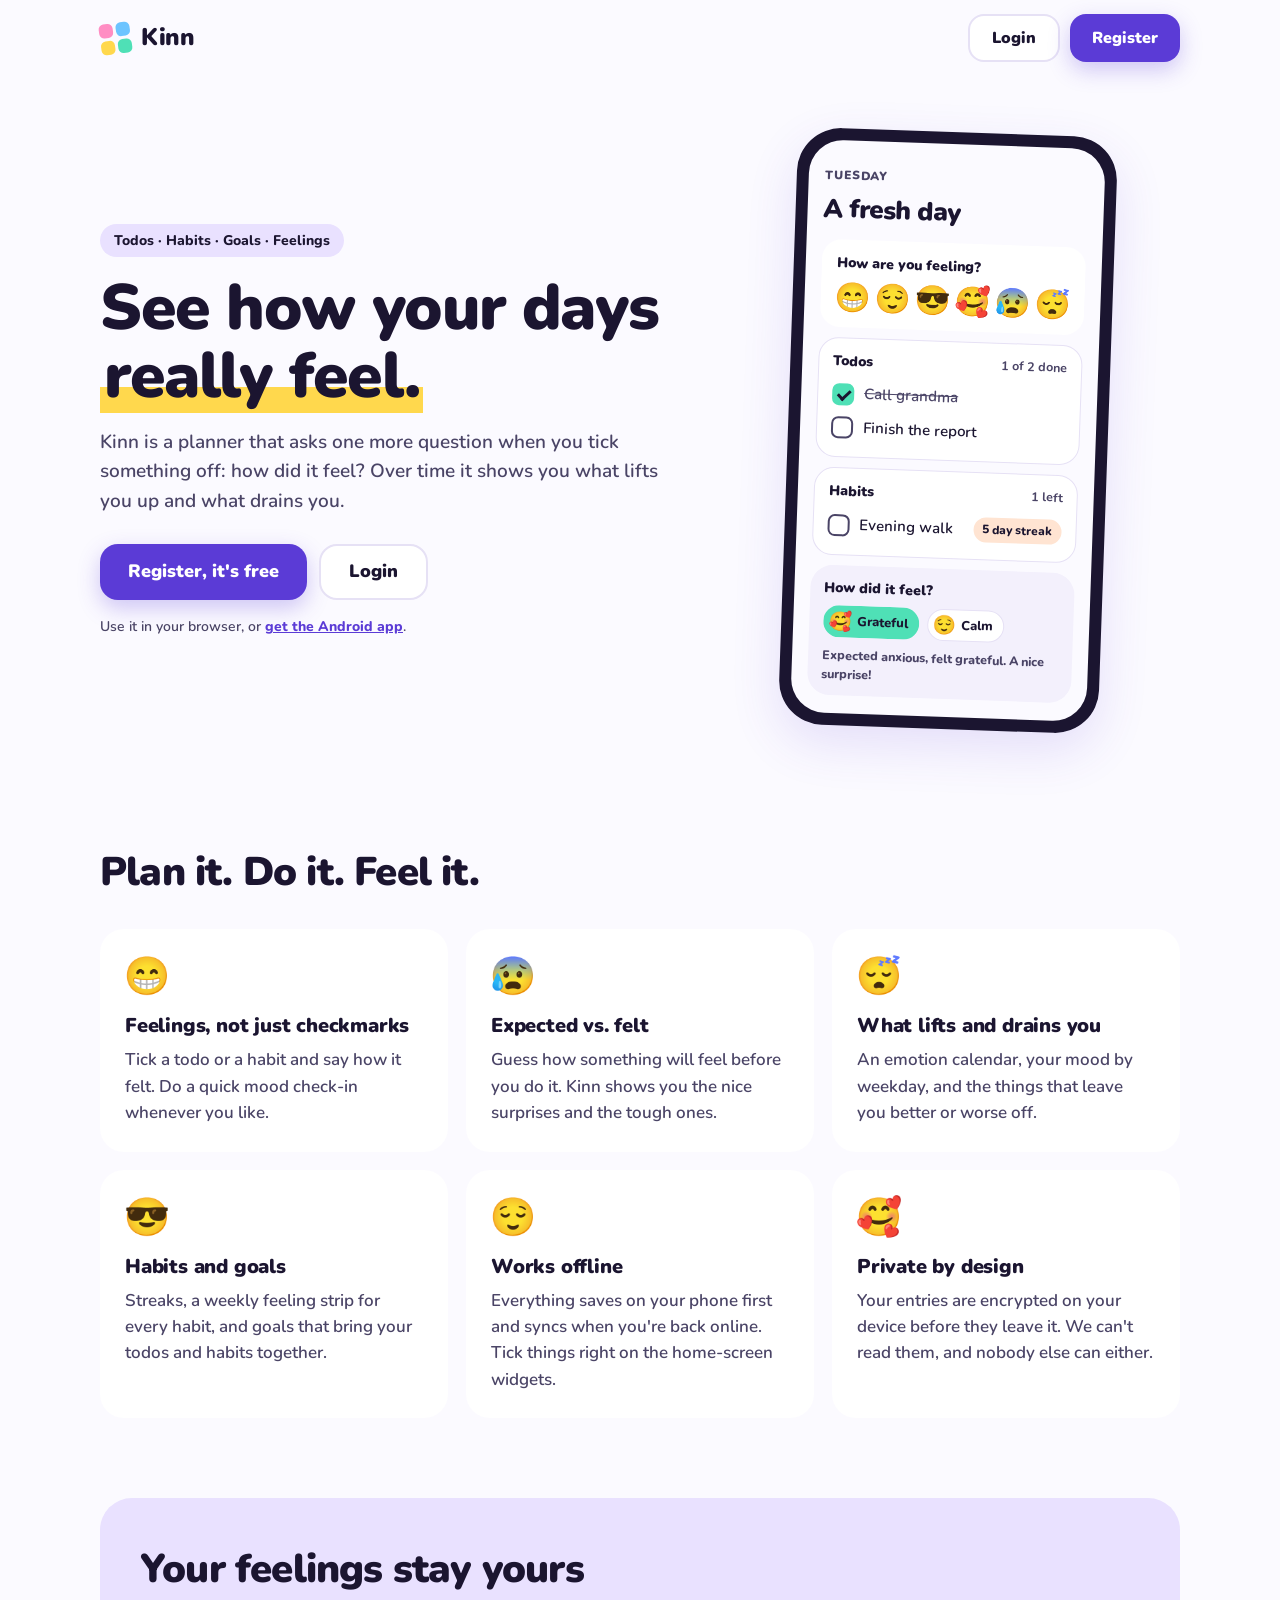
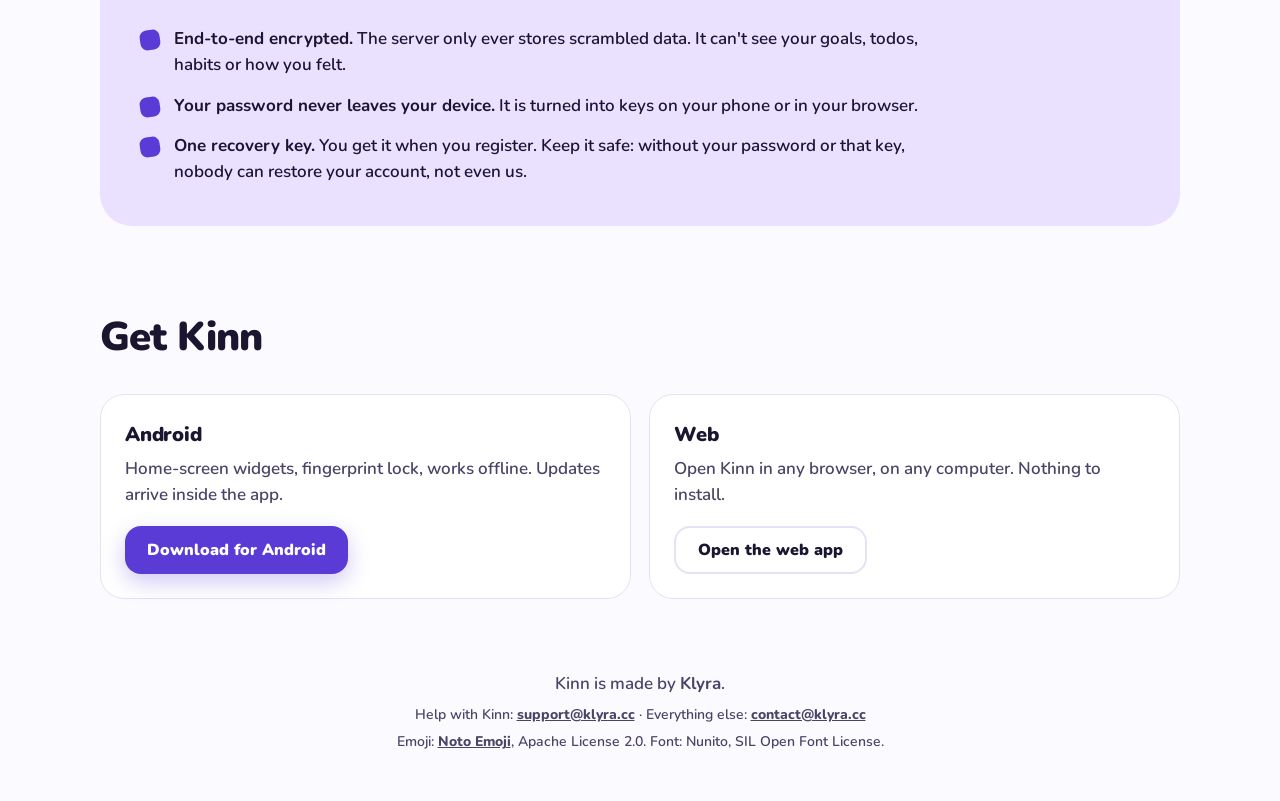
<file: index.html>
<!DOCTYPE html>
<html lang="en">
<head>
  <meta charset="UTF-8">
  <meta name="viewport" content="width=device-width, initial-scale=1.0">
  <!-- Static page: no inline code, nothing loaded from other sites. -->
  <meta http-equiv="Content-Security-Policy" content="default-src 'none'; script-src 'self'; style-src 'self'; font-src 'self'; img-src 'self'; base-uri 'none'; form-action 'none'">
  <meta name="referrer" content="strict-origin-when-cross-origin">
  <title>Kinn: see how your days really feel</title>
  <meta name="description" content="Kinn is a private planner for todos, habits and goals that shows how they make you feel. End-to-end encrypted, works offline, on Android and the web.">
  <meta name="theme-color" content="#FBFAFF" media="(prefers-color-scheme: light)">
  <meta name="theme-color" content="#13101F" media="(prefers-color-scheme: dark)">
  <meta property="og:title" content="Kinn">
  <meta property="og:description" content="See how your todos, habits and goals make you feel. Private by design.">
  <meta property="og:image" content="https://kinn.klyra.cc/app/icons/Icon-512.png">
  <link rel="icon" type="image/png" href="/app/favicon.png">
  <link rel="apple-touch-icon" href="/app/icons/Icon-192.png">
  <link rel="preload" href="/landing/Nunito.ttf" as="font" type="font/ttf" crossorigin>
  <link rel="stylesheet" href="/landing/style.css">
  <!-- Old links (sign-up emails, bookmarks) pointed at the app here: send them on to /app/. -->
  <script src="/landing/redirect.js"></script>
</head>
<body>
<a class="skip" href="#main">Skip to content</a>

<header class="top">
  <a class="brand" href="/" aria-label="Kinn home">
    <span class="logo" aria-hidden="true"><i class="c-bubblegum"></i><i class="c-sky"></i><i class="c-lemon"></i><i class="c-mint"></i></span>
    Kinn
  </a>
  <nav class="auth" aria-label="Account">
    <a class="btn ghost" href="/app/#/sign-in">Login</a>
    <a class="btn primary" href="/app/#/sign-in?mode=create">Register</a>
  </nav>
</header>

<main id="main">
  <section class="hero">
    <div class="hero-text">
      <p class="pill">Todos · Habits · Goals · Feelings</p>
      <h1>See how your days <span class="hl">really feel.</span></h1>
      <p class="lead">Kinn is a planner that asks one more question when you tick something off: how did it feel? Over time it shows you what lifts you up and what drains you.</p>
      <div class="cta">
        <a class="btn primary big" href="/app/#/sign-in?mode=create">Register, it's free</a>
        <a class="btn ghost big" href="/app/#/sign-in">Login</a>
      </div>
      <p class="small">Use it in your browser, or <a href="/android/">get the Android app</a>.</p>
    </div>

    <div class="phone" aria-hidden="true">
      <div class="screen">
        <p class="p-over">TUESDAY</p>
        <p class="p-title">A fresh day</p>
        <div class="p-card c-tint-lilac">
          <p class="p-label">How are you feeling?</p>
          <div class="moods">
            <img src="/landing/emoji/joyful.png" alt=""><img src="/landing/emoji/calm.png" alt="">
            <img src="/landing/emoji/proud.png" alt=""><img src="/landing/emoji/grateful.png" alt="">
            <img src="/landing/emoji/anxious.png" alt=""><img src="/landing/emoji/drained.png" alt="">
          </div>
        </div>
        <div class="p-card">
          <p class="p-label">Todos <span>1 of 2 done</span></p>
          <p class="row done"><b class="box on"></b>Call grandma</p>
          <p class="row"><b class="box"></b>Finish the report</p>
        </div>
        <div class="p-card">
          <p class="p-label">Habits <span>1 left</span></p>
          <p class="row"><b class="box"></b>Evening walk <em class="streak c-tint-peach">5 day streak</em></p>
        </div>
        <div class="p-sheet">
          <p class="p-label">How did it feel?</p>
          <div class="chips">
            <span class="chip c-mint"><img src="/landing/emoji/grateful.png" alt="">Grateful</span>
            <span class="chip"><img src="/landing/emoji/calm.png" alt="">Calm</span>
          </div>
          <p class="surprise">Expected anxious, felt grateful. A nice surprise!</p>
        </div>
      </div>
    </div>
  </section>

  <section class="features" aria-labelledby="f-title">
    <h2 id="f-title">Plan it. Do it. Feel it.</h2>
    <div class="grid">
      <article class="card c-tint-bubblegum">
        <img src="/landing/emoji/joyful.png" alt="">
        <h3>Feelings, not just checkmarks</h3>
        <p>Tick a todo or a habit and say how it felt. Do a quick mood check-in whenever you like.</p>
      </article>
      <article class="card c-tint-sky">
        <img src="/landing/emoji/anxious.png" alt="">
        <h3>Expected vs. felt</h3>
        <p>Guess how something will feel before you do it. Kinn shows you the nice surprises and the tough ones.</p>
      </article>
      <article class="card c-tint-lemon">
        <img src="/landing/emoji/drained.png" alt="">
        <h3>What lifts and drains you</h3>
        <p>An emotion calendar, your mood by weekday, and the things that leave you better or worse off.</p>
      </article>
      <article class="card c-tint-mint">
        <img src="/landing/emoji/proud.png" alt="">
        <h3>Habits and goals</h3>
        <p>Streaks, a weekly feeling strip for every habit, and goals that bring your todos and habits together.</p>
      </article>
      <article class="card c-tint-peach">
        <img src="/landing/emoji/calm.png" alt="">
        <h3>Works offline</h3>
        <p>Everything saves on your phone first and syncs when you're back online. Tick things right on the home-screen widgets.</p>
      </article>
      <article class="card c-tint-lilac">
        <img src="/landing/emoji/grateful.png" alt="">
        <h3>Private by design</h3>
        <p>Your entries are encrypted on your device before they leave it. We can't read them, and nobody else can either.</p>
      </article>
    </div>
  </section>

  <section class="privacy c-tint-lilac" aria-labelledby="p-title">
    <h2 id="p-title">Your feelings stay yours</h2>
    <ul>
      <li><b>End-to-end encrypted.</b> The server only ever stores scrambled data. It can't see your goals, todos, habits or how you felt.</li>
      <li><b>Your password never leaves your device.</b> It is turned into keys on your phone or in your browser.</li>
      <li><b>One recovery key.</b> You get it when you register. Keep it safe: without your password or that key, nobody can restore your account, not even us.</li>
    </ul>
  </section>

  <section class="get" aria-labelledby="g-title">
    <h2 id="g-title">Get Kinn</h2>
    <div class="grid two">
      <article class="card">
        <h3>Android</h3>
        <p>Home-screen widgets, fingerprint lock, works offline. Updates arrive inside the app.</p>
        <a class="btn primary" href="/android/">Download for Android</a>
      </article>
      <article class="card">
        <h3>Web</h3>
        <p>Open Kinn in any browser, on any computer. Nothing to install.</p>
        <a class="btn ghost" href="/app/#/sign-in">Open the web app</a>
      </article>
    </div>
  </section>
</main>

<footer class="foot">
  <p>Kinn is made by <b>Klyra</b>.</p>
  <p class="small">Help with Kinn: <a href="mailto:support@klyra.cc">support@klyra.cc</a> · Everything else: <a href="mailto:contact@klyra.cc">contact@klyra.cc</a></p>
  <p class="small">Emoji: <a href="https://github.com/googlefonts/noto-emoji">Noto Emoji</a>, Apache License 2.0. Font: Nunito, SIL Open Font License.</p>
</footer>
</body>
</html>
</file>
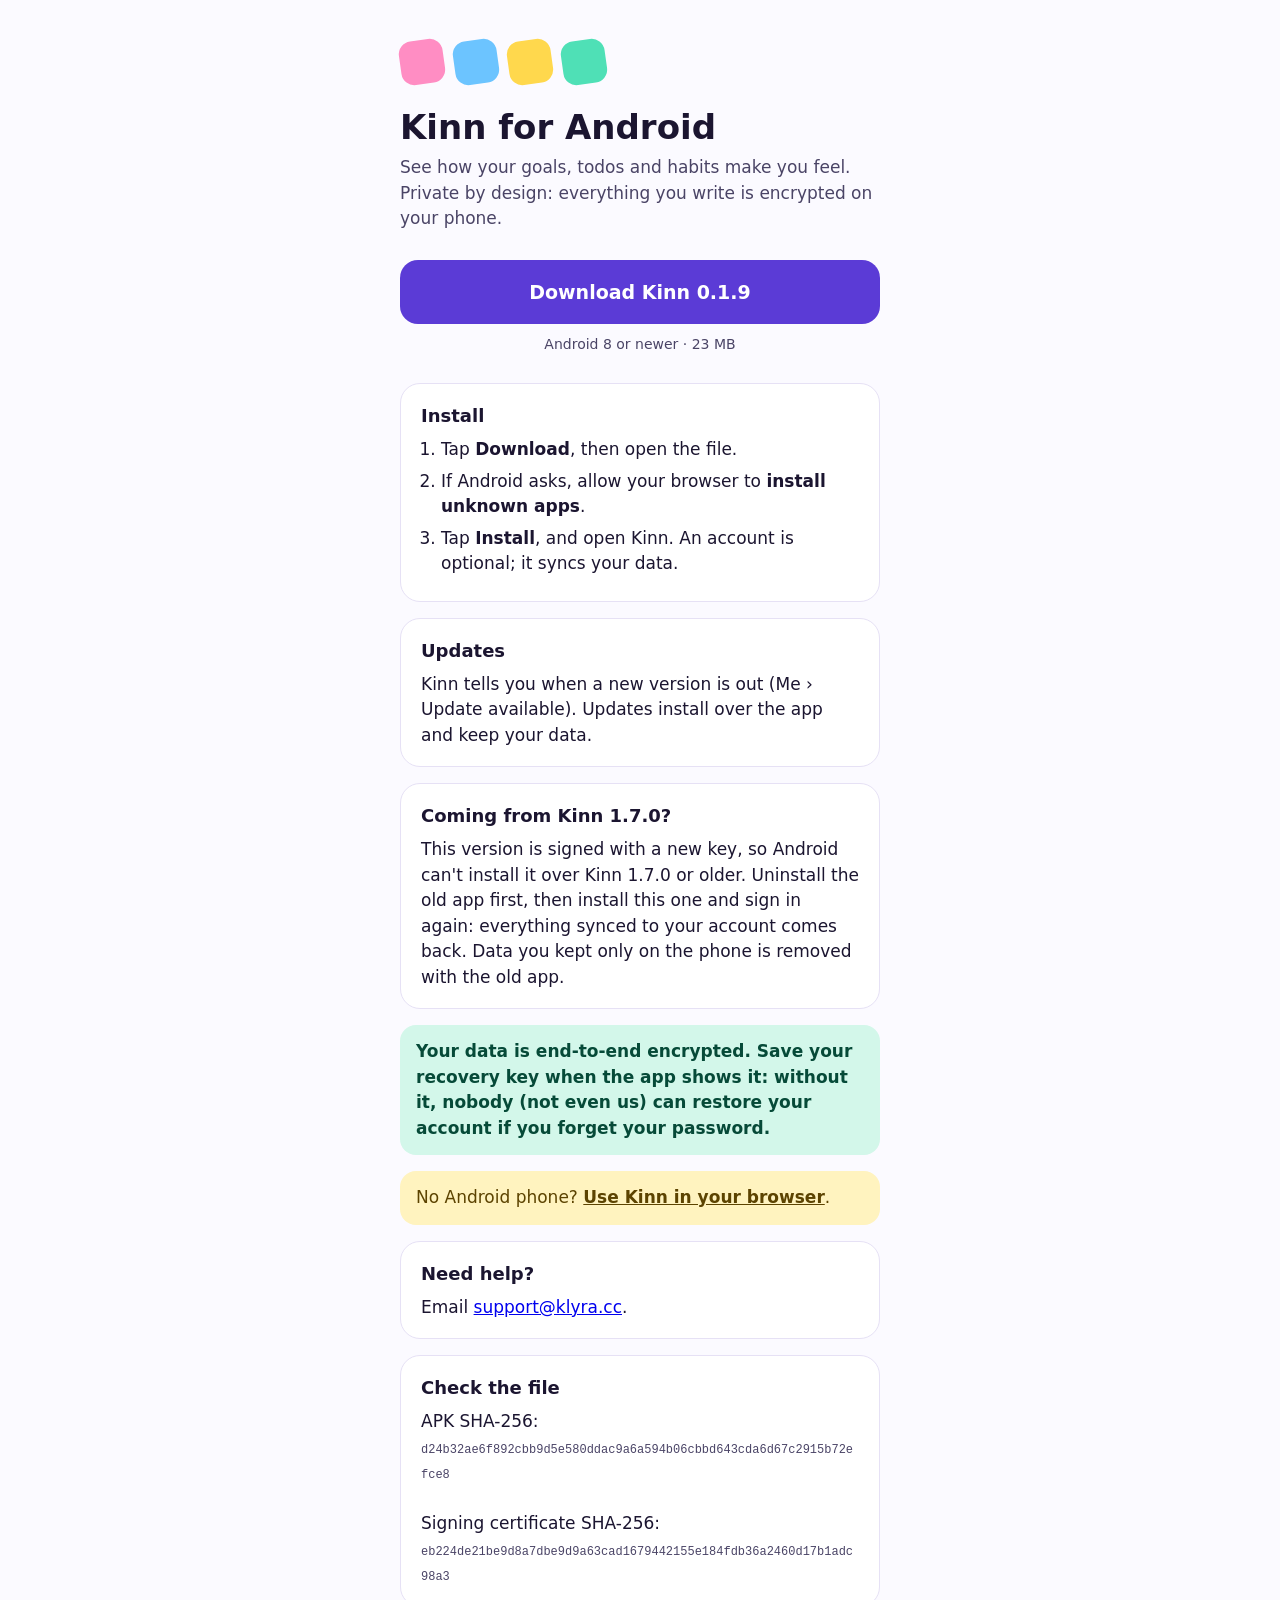
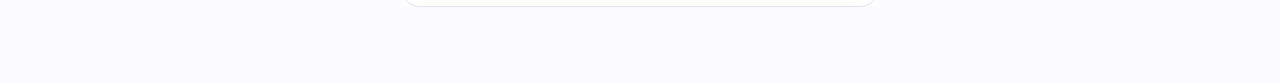
<file: android/index.html>
<!DOCTYPE html>
<html lang="en">
<head>
  <meta charset="UTF-8">
  <meta name="viewport" content="width=device-width, initial-scale=1.0">
  <meta http-equiv="Content-Security-Policy" content="default-src 'none'; style-src 'unsafe-inline'; img-src 'self'; base-uri 'none'; form-action 'none'">
  <title>Kinn for Android</title>
  <link rel="icon" type="image/png" href="/app/favicon.png">
  <style>
    :root { --bg:#FBFAFF; --card:#FFFFFF; --text:#1B1530; --text2:#4A4466; --primary:#5B3BD6; --mint:#D3F7EA; --mintInk:#064A38; --lemon:#FFF3BF; --lemonInk:#5C4300; --line:#E6E1F5; }
    @media (prefers-color-scheme: dark) { :root { --bg:#13101F; --card:#1E1A31; --text:#F4F1FF; --text2:#C9C3E3; --primary:#B69CFF; --mint:#28424C; --mintInk:#69E5C1; --lemon:#4B4037; --lemonInk:#FFDE68; --line:#372F55; } }
    * { box-sizing: border-box; }
    body { margin:0; background:var(--bg); color:var(--text); font: 17px/1.5 system-ui, -apple-system, "Segoe UI", Roboto, sans-serif; }
    main { max-width: 520px; margin: 0 auto; padding: 40px 20px 60px; }
    .tiles { display:flex; gap:10px; margin-bottom: 24px; }
    .tiles span { width:44px; height:44px; border-radius:13px; display:block; transform: rotate(-8deg); }
    h1 { font-size: 34px; line-height: 1.15; margin: 0 0 8px; font-weight: 900; }
    p.lead { color: var(--text2); margin: 0 0 28px; }
    a.button { display:block; text-align:center; background:var(--primary); color:#fff; text-decoration:none; font-weight:800; padding:18px; border-radius:18px; font-size:19px; }
    @media (prefers-color-scheme: dark) { a.button { color:#1B1530; } }
    .meta { text-align:center; color:var(--text2); font-size:14px; margin: 10px 0 28px; }
    .card { background:var(--card); border:1.5px solid var(--line); border-radius:20px; padding: 18px 20px; margin-bottom: 16px; }
    .card h2 { font-size: 18px; margin: 0 0 8px; }
    ol { margin: 0; padding-left: 20px; } li { margin: 6px 0; }
    .note { background: var(--mint); color: var(--mintInk); border-radius:16px; padding: 14px 16px; font-weight: 600; }
    .web { background: var(--lemon); color: var(--lemonInk); border-radius:16px; padding: 14px 16px; margin-top: 16px; }
    .web a { color: inherit; font-weight: 800; }
    code { font-size: 12px; word-break: break-all; color: var(--text2); }
  </style>
</head>
<body>
<main>
  <div class="tiles" aria-hidden="true">
    <span style="background:#FF8DC3"></span><span style="background:#6CC4FF"></span><span style="background:#FFD84D"></span><span style="background:#4FE0B6"></span>
  </div>
  <h1>Kinn for Android</h1>
  <p class="lead">See how your goals, todos and habits make you feel. Private by design: everything you write is encrypted on your phone.</p>

  <a class="button" href="kinn-0.1.9.apk" download>Download Kinn 0.1.9</a>
  <div class="meta">Android 8 or newer · 23 MB</div>

  <div class="card">
    <h2>Install</h2>
    <ol>
      <li>Tap <b>Download</b>, then open the file.</li>
      <li>If Android asks, allow your browser to <b>install unknown apps</b>.</li>
      <li>Tap <b>Install</b>, and open Kinn. An account is optional; it syncs your data.</li>
    </ol>
  </div>

  <div class="card">
    <h2>Updates</h2>
    Kinn tells you when a new version is out (Me &rsaquo; Update available). Updates install over the app and keep your data.
  </div>

  <div class="card">
    <h2>Coming from Kinn 1.7.0?</h2>
    This version is signed with a new key, so Android can't install it over Kinn 1.7.0 or older. Uninstall the old app first, then install this one and sign in again: everything synced to your account comes back. Data you kept only on the phone is removed with the old app.
  </div>

  <div class="note">Your data is end-to-end encrypted. Save your recovery key when the app shows it: without it, nobody (not even us) can restore your account if you forget your password.</div>

  <div class="web">No Android phone? <a href="/app/">Use Kinn in your browser</a>.</div>

  <div class="card" style="margin-top:16px">
    <h2>Need help?</h2>
    Email <a href="mailto:support@klyra.cc">support@klyra.cc</a>.
  </div>

  <div class="card" style="margin-top:16px">
    <h2>Check the file</h2>
    APK SHA-256:<br><code>d24b32ae6f892cbb9d5e580ddac9a6a594b06cbbd643cda6d67c2915b72efce8</code><br><br>
    Signing certificate SHA-256:<br><code>eb224de21be9d8a7dbe9d9a63cad1679442155e184fdb36a2460d17b1adc98a3</code>
  </div>
</main>
</body>
</html>
</file>
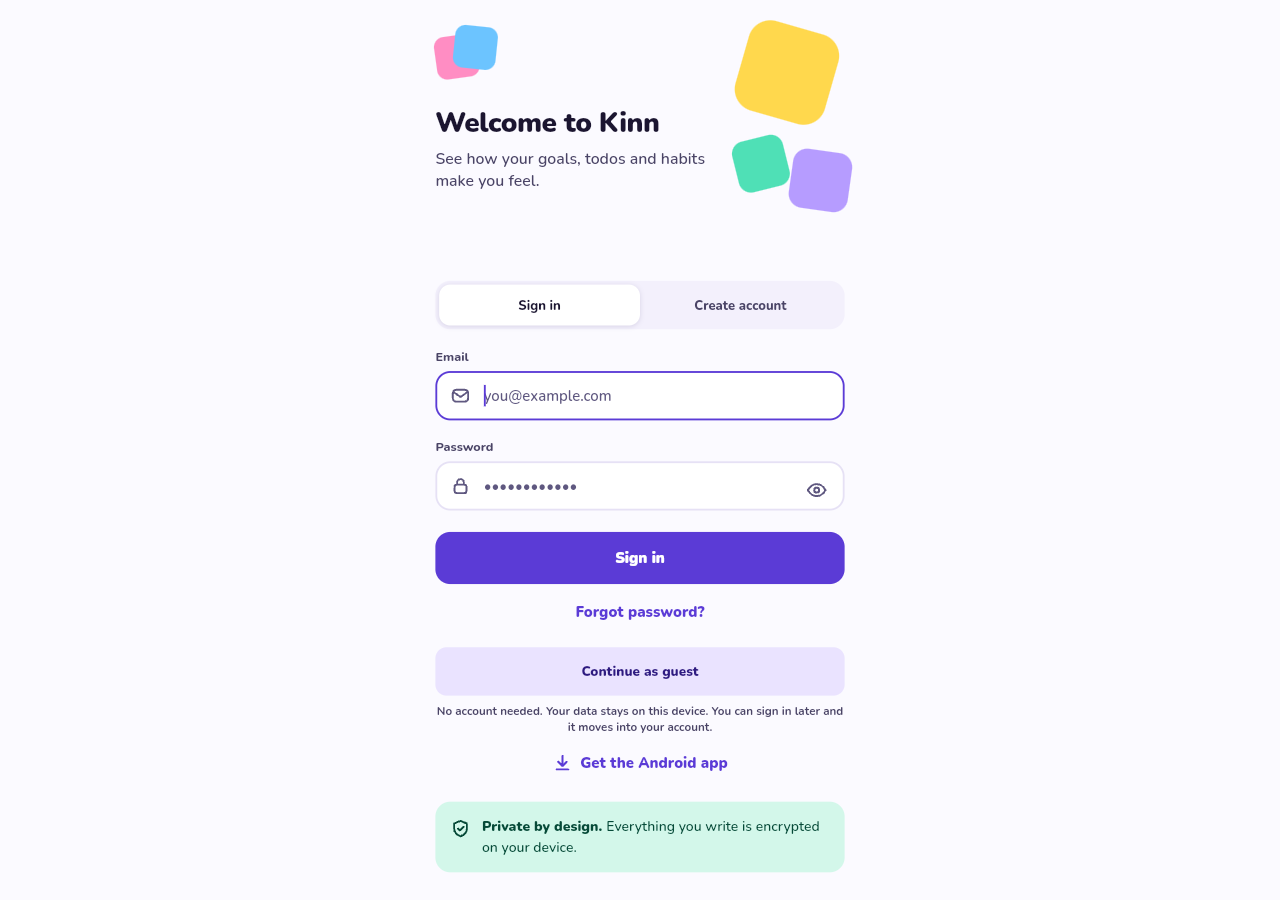
<file: app/index.html>
<!DOCTYPE html>
<html>
<head>
  <!--
    /app/ is replaced by the value of `--base-href` at build
    time (e.g. "/kinn/" when served from GitHub Pages).
  -->
  <base href="/app/">
  <meta charset="UTF-8">
  <!--
    The decrypted master key lives in this page's memory (ADR 0002): only
    our own code may run, and it may only talk to our Supabase project.
    'wasm-unsafe-eval' is for CanvasKit and libsodium (WebAssembly);
    fonts.gstatic.com serves Flutter's fallback fonts for missing glyphs.
    Built with --no-web-resources-cdn --csp, so CanvasKit is served from here.
  -->
  <meta http-equiv="Content-Security-Policy" content="default-src 'self'; script-src 'self' 'wasm-unsafe-eval'; connect-src 'self' https://qvphnekcdnrczxkabyrs.supabase.co wss://qvphnekcdnrczxkabyrs.supabase.co https://fonts.gstatic.com; font-src 'self' https://fonts.gstatic.com data:; img-src 'self' data: blob:; style-src 'self' 'unsafe-inline'; worker-src 'self' blob:; object-src 'none'; base-uri 'self'; form-action 'none'">
  <meta name="referrer" content="strict-origin-when-cross-origin">
  <meta content="IE=Edge" http-equiv="X-UA-Compatible">
  <meta name="viewport" content="width=device-width, initial-scale=1.0, viewport-fit=cover">
  <meta name="description" content="Kinn - your goals, habits and feelings in one place.">

  <meta name="mobile-web-app-capable" content="yes">
  <!-- The page runs under the status bar; #kinn-app stops at it and the
       strip shows the app's background (see kinn_chrome.js). -->
  <meta name="apple-mobile-web-app-status-bar-style" content="black-translucent">
  <meta name="theme-color" content="#FBFAFF" media="(prefers-color-scheme: light)">
  <meta name="theme-color" content="#13101F" media="(prefers-color-scheme: dark)">
  <meta name="apple-mobile-web-app-title" content="Kinn">
  <link rel="apple-touch-icon" href="icons/Icon-192.png">
  <link rel="icon" type="image/png" href="favicon.png"/>

  <title>Kinn</title>
  <link rel="manifest" href="manifest.json">
  <!-- libsodium (sumo) for package:sodium; loaded before the Flutter bootstrap. -->
  <script src="sodium.js"></script>
  <script src="kinn_chrome.js"></script>
  <style>
    :root { --kinn-top: #FBFAFF; --kinn-bottom: #FFFFFF; }
    @media (prefers-color-scheme: dark) {
      :root { --kinn-top: #13101F; --kinn-bottom: #1E1A31; }
    }
    /* Solid colors only: iOS (26.1+) paints the installed web app's status
       bar from the page background and can't read a gradient (it shows
       white). The home-indicator strip is its own element instead. */
    html, body { margin: 0; height: 100%; background-color: var(--kinn-top); }
    #kinn-bottom {
      position: fixed;
      right: 0;
      bottom: 0;
      left: 0;
      height: env(safe-area-inset-bottom, 0);
      background-color: var(--kinn-bottom);
    }
    #kinn-app {
      position: fixed;
      top: env(safe-area-inset-top, 0);
      right: env(safe-area-inset-right, 0);
      bottom: env(safe-area-inset-bottom, 0);
      left: env(safe-area-inset-left, 0);
    }
  </style>
</head>
<body>
  <div id="kinn-bottom"></div>
  <div id="kinn-app"></div>
  <script src="flutter_bootstrap.js" async></script>
</body>
</html>
</file>
<file: landing/style.css>
/* Kinn landing page. Colors are the app's tokens (lib/app/theme/tokens.dart,
   candy.dart); dark mode follows the system like the app. */
@font-face {
  font-family: 'Nunito';
  src: url('/landing/Nunito.ttf') format('truetype');
  font-weight: 200 1000;
  font-display: swap;
}

:root {
  --bg: #FBFAFF; --surface: #FFFFFF; --surface2: #F3F0FC; --line: #E6E1F5;
  --text: #1B1530; --text2: #4A4466; --primary: #5B3BD6; --on-primary: #FFFFFF;
  --ink: #1B1530;
  --lemon: #FFD84D; --lemon-t: #FFF3BF;
  --mint: #4FE0B6; --mint-t: #D3F7EA;
  --lilac: #B69CFF; --lilac-t: #E9E1FF;
  --bubblegum: #FF8DC3; --bubblegum-t: #FFDFEE;
  --peach: #FFA974; --peach-t: #FFE4D2;
  --sky: #6CC4FF; --sky-t: #D6EDFF;
  --shadow: 0 18px 50px rgba(91, 59, 214, .14);
}
@media (prefers-color-scheme: dark) {
  :root {
    --bg: #13101F; --surface: #1E1A31; --surface2: #292342; --line: #372F55;
    --text: #F4F1FF; --text2: #C9C3E3; --primary: #B69CFF; --on-primary: #1B1530;
    --lemon-t: #4B4037; --mint-t: #28424C; --lilac-t: #3C345A;
    --bubblegum-t: #4B314E; --peach-t: #4B373E; --sky-t: #2E3C5A;
    --shadow: 0 18px 50px rgba(0, 0, 0, .45);
  }
}

* { box-sizing: border-box; }
html { scroll-behavior: smooth; }
@media (prefers-reduced-motion: reduce) { html { scroll-behavior: auto; } * { transition: none !important; } }
body {
  margin: 0; background: var(--bg); color: var(--text);
  font: 600 17px/1.55 'Nunito', system-ui, -apple-system, 'Segoe UI', Roboto, sans-serif;
}
a { color: var(--primary); font-weight: 800; }
img { display: block; }
h1, h2, h3 { font-weight: 900; margin: 0; }
p { margin: 0; }

.skip { position: absolute; left: -999px; top: 8px; background: var(--surface); padding: 10px 14px; border-radius: 12px; z-index: 10; }
.skip:focus { left: 12px; }
:focus-visible { outline: 3px solid var(--primary); outline-offset: 3px; }

/* Buttons: at least 48 px high. */
.btn {
  display: inline-flex; align-items: center; justify-content: center;
  min-height: 48px; padding: 0 22px; border-radius: 16px;
  font-weight: 900; font-size: 16px; text-decoration: none;
  transition: transform .15s ease, box-shadow .15s ease;
}
.btn:hover { transform: translateY(-2px); }
.btn.primary { background: var(--primary); color: var(--on-primary); box-shadow: 0 8px 22px rgba(91, 59, 214, .28); }
.btn.ghost { background: var(--surface); color: var(--text); border: 2px solid var(--line); }
.btn.big { min-height: 56px; padding: 0 28px; font-size: 18px; border-radius: 18px; }

/* Header */
.top {
  position: sticky; top: 0; z-index: 5;
  display: flex; align-items: center; justify-content: space-between; gap: 12px;
  max-width: 1120px; margin: 0 auto; padding: 14px 20px;
  background: color-mix(in srgb, var(--bg) 88%, transparent);
  backdrop-filter: blur(10px);
}
.brand { display: flex; align-items: center; gap: 10px; color: var(--text); text-decoration: none; font-size: 24px; font-weight: 900; letter-spacing: -.4px; }
.logo { display: grid; grid-template-columns: 14px 14px; gap: 3px; transform: rotate(-8deg); }
.logo i { width: 14px; height: 14px; border-radius: 5px; }
.auth { display: flex; gap: 10px; }

/* Candy fills */
.c-bubblegum { background: var(--bubblegum); } .c-sky { background: var(--sky); }
.c-lemon { background: var(--lemon); } .c-mint { background: var(--mint); color: var(--ink); }
.c-tint-bubblegum { background: var(--bubblegum-t); } .c-tint-sky { background: var(--sky-t); }
.c-tint-lemon { background: var(--lemon-t); } .c-tint-mint { background: var(--mint-t); }
.c-tint-peach { background: var(--peach-t); } .c-tint-lilac { background: var(--lilac-t); }

/* Hero */
main { max-width: 1120px; margin: 0 auto; padding: 0 20px; }
.hero {
  display: grid; grid-template-columns: 1.1fr .9fr; gap: 48px; align-items: center;
  padding: 56px 0 72px;
}
.pill { display: inline-block; background: var(--lilac-t); color: var(--text); border-radius: 999px; padding: 6px 14px; font-size: 14px; font-weight: 800; margin-bottom: 18px; }
h1 { font-size: clamp(38px, 6vw, 64px); line-height: 1.05; letter-spacing: -1.4px; margin-bottom: 18px; }
.hl { background: linear-gradient(transparent 62%, var(--lemon) 62%, var(--lemon) 92%, transparent 92%); padding: 0 4px; }
@media (prefers-color-scheme: dark) { .hl { background: none; color: var(--lemon); padding: 0; } }
.lead { font-size: 19px; color: var(--text2); max-width: 34em; margin-bottom: 28px; }
.cta { display: flex; flex-wrap: wrap; gap: 12px; margin-bottom: 16px; }
.small { font-size: 14px; color: var(--text2); }

/* Phone mockup of the Today screen */
.phone {
  justify-self: center; width: 320px; padding: 12px; border-radius: 44px;
  background: var(--text); box-shadow: var(--shadow); transform: rotate(2deg);
}
@media (prefers-color-scheme: dark) { .phone { background: #3A3160; } }
.screen { background: var(--bg); border-radius: 34px; padding: 26px 16px 18px; display: grid; gap: 10px; }
.p-over { font-size: 12px; font-weight: 900; letter-spacing: .96px; color: var(--text2); }
.p-title { font-size: 26px; font-weight: 900; letter-spacing: -.5px; margin-top: -6px; }
.p-card { background: var(--surface); border: 1.5px solid var(--line); border-radius: 20px; padding: 12px 14px; }
.p-card.c-tint-lilac { border-color: transparent; }
.p-label { font-size: 14px; font-weight: 900; display: flex; justify-content: space-between; margin-bottom: 6px; }
.p-label span { color: var(--text2); font-weight: 700; font-size: 12.5px; }
.moods { display: flex; justify-content: space-between; }
.moods img { width: 34px; height: 34px; }
.row { display: flex; align-items: center; gap: 10px; font-size: 15px; padding: 5px 0; }
.row.done { color: var(--text2); text-decoration: line-through; }
.box { width: 22px; height: 22px; border-radius: 7px; border: 2px solid var(--text2); flex: none; }
.box.on { background: var(--mint); border-color: var(--mint); position: relative; }
.box.on::after { content: ''; position: absolute; left: 6px; top: 2px; width: 5px; height: 10px; border: solid var(--ink); border-width: 0 3px 3px 0; transform: rotate(45deg); }
.streak { margin-left: auto; font-style: normal; font-size: 12px; font-weight: 800; padding: 3px 9px; border-radius: 999px; }
.p-sheet { background: var(--surface2); border-radius: 22px; padding: 12px 14px; }
.chips { display: flex; gap: 8px; margin-bottom: 8px; }
.chip { display: inline-flex; align-items: center; gap: 6px; background: var(--surface); border: 1.5px solid var(--line); border-radius: 999px; padding: 4px 10px 4px 5px; font-size: 13px; font-weight: 800; }
.chip.c-mint { background: var(--mint); color: var(--ink); border-color: transparent; }
.chip img { width: 22px; height: 22px; }
.surprise { font-size: 12.5px; font-weight: 800; color: var(--text2); }

/* Sections */
section { padding: 40px 0; }
h2 { font-size: clamp(28px, 4vw, 40px); letter-spacing: -.8px; margin-bottom: 26px; }
.grid { display: grid; grid-template-columns: repeat(3, 1fr); gap: 18px; }
.grid.two { grid-template-columns: repeat(2, 1fr); }
.card { border-radius: 24px; padding: 24px; background: var(--surface); border: 1.5px solid var(--line); }
.card[class*="c-tint"] { border-color: transparent; }
.card img { width: 44px; height: 44px; margin-bottom: 12px; }
.card h3 { font-size: 20px; letter-spacing: -.2px; margin-bottom: 6px; }
.card p { color: var(--text2); }
.get .card p { margin-bottom: 18px; }

.privacy { border-radius: 32px; padding: 40px; margin: 40px 0; }
.privacy ul { margin: 0; padding: 0; list-style: none; display: grid; gap: 14px; max-width: 46em; }
.privacy li { padding-left: 34px; position: relative; }
.privacy li::before { content: ''; position: absolute; left: 0; top: 4px; width: 20px; height: 20px; border-radius: 7px; background: var(--primary); transform: rotate(-8deg); }

.foot { max-width: 1120px; margin: 0 auto; padding: 32px 20px 48px; text-align: center; color: var(--text2); display: grid; gap: 6px; }
.foot a { color: inherit; }

/* Small screens */
@media (max-width: 880px) {
  .hero { grid-template-columns: 1fr; padding-top: 28px; gap: 40px; }
  .grid { grid-template-columns: 1fr 1fr; }
}
@media (max-width: 560px) {
  .grid, .grid.two { grid-template-columns: 1fr; }
  .top { padding: 10px 14px; }
  .brand { font-size: 21px; }
  .auth .btn { padding: 0 14px; }
  .cta .btn { flex: 1 1 100%; }
  .phone { width: 100%; max-width: 320px; }
  .privacy { padding: 26px 20px; border-radius: 24px; }
}

/* 404 */
.lost { min-height: 100vh; display: grid; place-content: center; justify-items: center; text-align: center; gap: 4px; }
.lost h1 { font-size: clamp(32px, 5vw, 48px); margin-top: 16px; }
.lost .cta { justify-content: center; }
</file>
